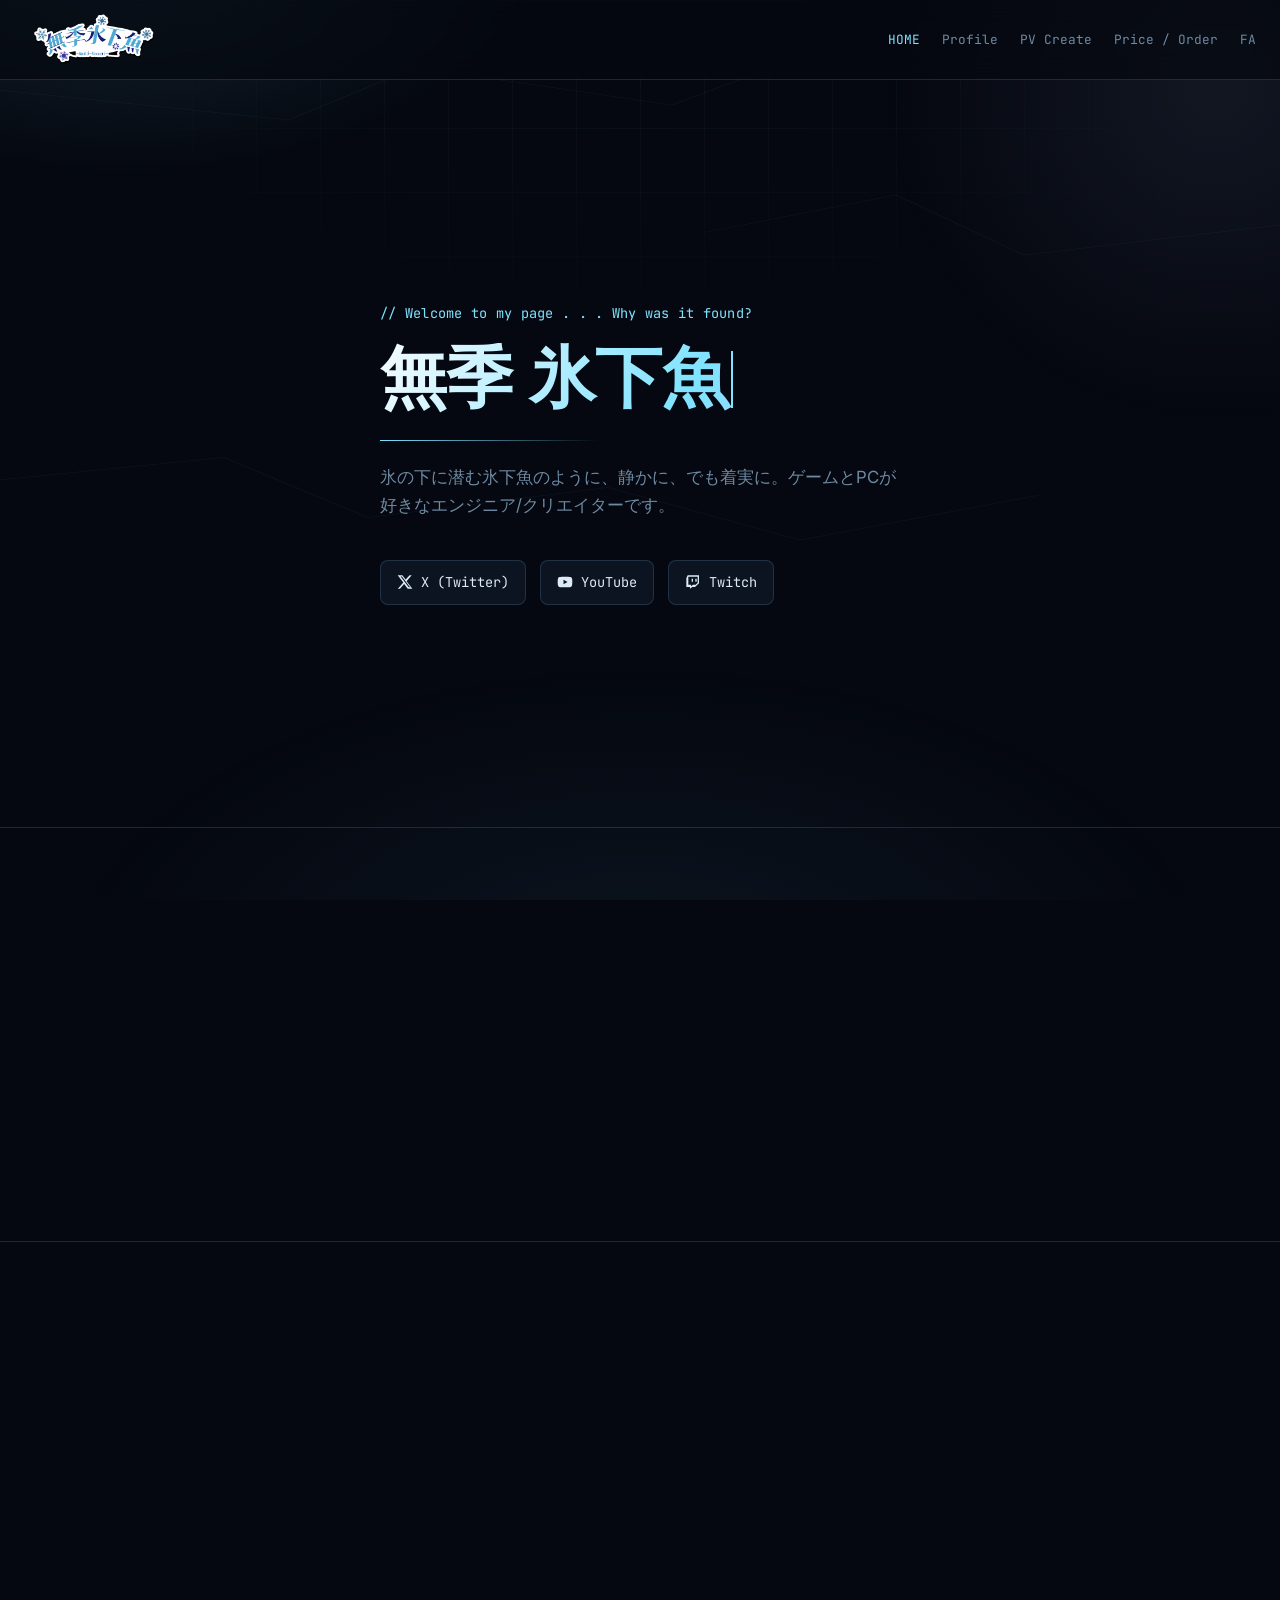
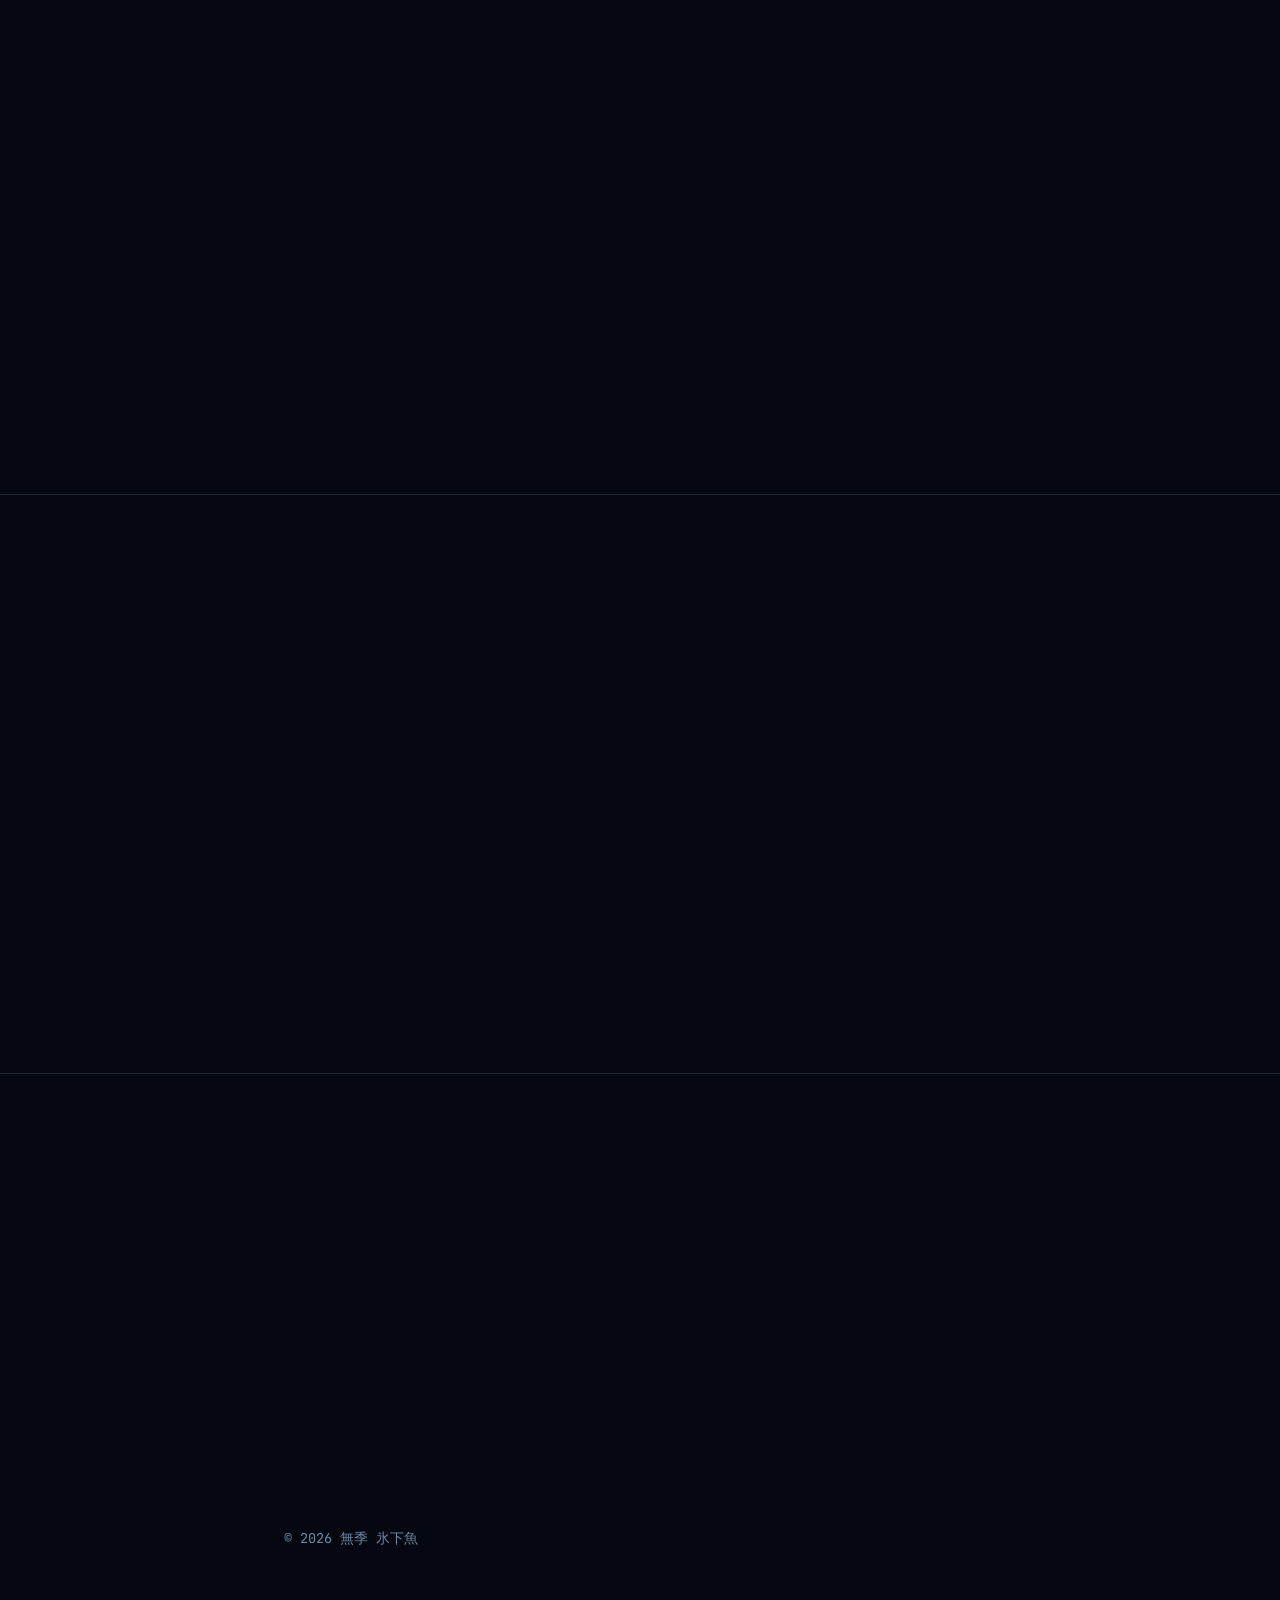
<file: index.html>
<!DOCTYPE html>
<html lang="ja">

<head>
  <meta charset="UTF-8">
  <meta name="viewport" content="width=device-width, initial-scale=1">
  <title>無季 氷下魚 | HOME</title>
  <link rel="preconnect" href="https://fonts.googleapis.com">
  <link rel="preconnect" href="https://fonts.gstatic.com" crossorigin>
  <link
    href="https://fonts.googleapis.com/css2?family=Space+Grotesk:wght@500;700&family=Inter:wght@400;500;600&family=JetBrains+Mono:wght@400;600&display=swap"
    rel="stylesheet">
  <link rel="stylesheet" href="css/style.css">
</head>

<body>

  <div id="bg-glow"></div>
  <div id="grid"></div>
  <div id="cracks">
    <svg viewBox="0 0 800 1200" preserveAspectRatio="none">
      <path d="M0 120 L180 160 L260 90 L420 140 L520 60" />
      <path d="M0 640 L140 610 L230 690 L380 650 L500 720 L650 660" />
      <path d="M800 300 L640 340 L560 260 L440 310" />
    </svg>
  </div>

  <header id="site-nav">
    <img class="nav-logo" src="images/無季 氷下魚.png" alt="無季 氷下魚 ロゴ">
    <nav class="nav-links">
      <a href="index.html" class="active">HOME</a>
      <a href="profile.html">Profile</a>
      <a href="pvcreate.html">PV Create</a>
      <a href="pv-price.html">Price / Order</a>
      <a href="fa.html">FA</a>
    </nav>
  </header>

  <!-- ============ HERO ============ -->
  <section id="hero">
    <div class="wrap reveal">
      <div class="eyebrow">// Welcome to my page . . . Why was it found?</div>
      <h1>無季 氷下魚<span class="typecursor"></span></h1>
      <div class="frost-line"></div>
      <p class="tagline">氷の下に潜む氷下魚のように、静かに、でも着実に。ゲームとPCが好きなエンジニア/クリエイターです。</p>
      <div class="social-row">
        <a class="social-btn" href="https://x.com/MukikomaiT" target="_blank" rel="noopener">
          <svg viewBox="0 0 24 24">
            <path
              d="M18.9 2H22l-7.6 8.7L23 22h-6.9l-5.4-6.9L4.4 22H1.3l8.2-9.4L1 2h7l4.9 6.3L18.9 2Zm-1.2 18h1.9L7.4 3.9H5.4L17.7 20Z" />
          </svg>
          X (Twitter)
        </a>
        <a class="social-btn" href="https://youtube.com/@mukikomaiT" target="_blank" rel="noopener">
          <svg viewBox="0 0 24 24">
            <path
              d="M23 12s0-3.6-.5-5.3a3 3 0 0 0-2.1-2.1C18.7 4 12 4 12 4s-6.7 0-8.4.6A3 3 0 0 0 1.5 6.7C1 8.4 1 12 1 12s0 3.6.5 5.3a3 3 0 0 0 2.1 2.1C5.3 20 12 20 12 20s6.7 0 8.4-.6a3 3 0 0 0 2.1-2.1C23 15.6 23 12 23 12ZM9.8 15.5V8.5l6 3.5-6 3.5Z" />
          </svg>
          YouTube
        </a>
        <a class="social-btn" href="https://twitch.tv/mukikomai_t" target="_blank" rel="noopener">
          <svg viewBox="0 0 24 24">
            <path d="M4 2 2 6.5v13h5.5V22l3.5-2.5h4L21 14V2H4Zm15 11-3 3h-4l-3 2.5V16H5V4h14v9Z" />
            <path d="M15.5 7h2v4.5h-2V7ZM10 7h2v4.5h-2V7Z" />
          </svg>
          Twitch
        </a>
      </div>
    </div>
  </section>

  <!-- ============ ABOUT ============ -->
  <section id="about">
    <div class="wrap reveal">
      <h2><span class="no">01</span>About</h2>
      <p>はじめまして、無季 氷下魚です。普段はVtuberとして活動しながら、空いた時間はほぼPCの前で過ごしています。ゲームだけでなく自作PCや配信環境をいじるのも好きで、このページも試行錯誤しながら少しずつ作っています。
      </p>
      <p>ここでは自己紹介や今使っているPCのスペック、遊んできたゲームなどをまとめています。気になったことがあれば下記のSNSから気軽に連絡してください。</p>
    </div>
  </section>

  <!-- ============ SETUP ============ -->
  <section id="setup">
    <div class="wrap reveal">
      <h2><span class="no">02</span>My Setup</h2>
      <div class="spec">
        <div class="spec-row"><span class="label">CPU</span><span class="value">AMD Ryzen 7 7700 8-Core Processor</span>
        </div>
        <div class="bar-track">
          <div class="bar-fill" style="--pct:82%"></div>
        </div>
      </div>
      <div class="spec">
        <div class="spec-row"><span class="label">GPU</span><span class="value">NVIDIA GeForce RTX 5070</span></div>
        <div class="bar-track">
          <div class="bar-fill" style="--pct:92%"></div>
        </div>
      </div>
      <div class="spec">
        <div class="spec-row"><span class="label">RAM</span><span class="value">32GB</span></div>
        <div class="bar-track">
          <div class="bar-fill" style="--pct:65%"></div>
        </div>
      </div>
      <div class="spec">
        <div class="spec-row"><span class="label">SSD</span><span class="value">2TB</span></div>
        <div class="bar-track">
          <div class="bar-fill" style="--pct:60%"></div>
        </div>
      </div>
      <div class="spec">
        <div class="spec-row"><span class="label">HDD</span><span class="value">2TB</span></div>
        <div class="bar-track">
          <div class="bar-fill" style="--pct:40%"></div>
        </div>
      </div>
    </div>
  </section>

  <!-- ============ GAMES ============ -->
  <!-- ここを編集: 各カードの src="images/games/○○" を実際の画像パスに差し替えてください。 -->
  <section id="games">
    <div class="wrap reveal">
      <h2><span class="no">03</span>Games I've Played</h2>
      <div class="game-grid">
        <div class="game-card">
          <img src="images/games/Minecraft.png" alt="Minecraft" loading="lazy" onerror="this.remove()">
          <div class="title">Minecraft</div>
        </div>
        <div class="game-card">
          <img src="images/games/Apex.webp" alt="Apex Legends" loading="lazy" onerror="this.remove()">
          <div class="title">Apex Legends</div>
        </div>
        <div class="game-card">
          <img src="images/games/Valorant.jpg" alt="VALORANT" loading="lazy" onerror="this.remove()">
          <div class="title">VALORANT</div>
        </div>
        <div class="game-card">
          <img src="images/games/MHWI.jpg" alt="Monster Hunter World: Iceborne" loading="lazy" onerror="this.remove()">
          <div class="title">Monster Hunter World: Iceborne</div>
        </div>
        <div class="game-card">
          <img src="images/games/MHRS.jpg" alt="Monster Hunter Rise: Sunbreak" loading="lazy" onerror="this.remove()">
          <div class="title">Monster Hunter Rise: Sunbreak</div>
        </div>
        <div class="game-card">
          <img src="images/games/MonsterWilds.webp" alt="Monster Hunter Wilds" loading="lazy" onerror="this.remove()">
          <div class="title">Monster Hunter Wilds</div>
        </div>
        <div class="game-card">
          <img src="images/games/7DTD.webp" alt="7 Days to Die" loading="lazy" onerror="this.remove()">
          <div class="title">7 Days to Die</div>
        </div>
        <div class="game-card">
          <img src="images/games/Amongus.jpg" alt="Among Us" loading="lazy" onerror="this.remove()">
          <div class="title">Among Us</div>
        </div>
        <div class="game-card">
          <img src="images/games/REPO.webp" alt="REPO" loading="lazy" onerror="this.remove()">
          <div class="title">REPO</div>
        </div>
        <div class="game-card">
          <img src="images/games/MIMESIS_YT_Thumb.jpg" alt="MIMESIS" loading="lazy" onerror="this.remove()">
          <div class="title">MIMESIS</div>
        </div>
        <div class="game-card">
          <img src="images/games/mettya.jpg" alt="めっちゃカメレオン" loading="lazy" onerror="this.remove()">
          <div class="title">めっちゃカメレオン</div>
        </div>
        <div class="game-card">
          <img src="images/games/OIP.webp" alt="OverCooked2" loading="lazy" onerror="this.remove()">
          <div class="title">OverCooked2</div>
        </div>
        <div class="game-card">
          <img src="images/games/ultimate_chicken_horse_1.jpg" alt="Ultimate Chicken Horse" loading="lazy" onerror="this.remove()">
          <div class="title">Ultimate Chicken Horse</div>
        </div>
      </div>
    </div>
  </section>

  <!-- ============ CHARACTER ============ -->
  <section id="character">
    <div class="wrap reveal">
      <h2><span class="no">04</span>Character & Illustration</h2>

      <div class="character-art">
        <img src="images/character_design.jpeg" alt="キャラクターデザイン">
        <img src="images/illustration.png" alt="イラスト">
        <img src="images/V.jpeg" alt="V体">
      </div>
    </div>
  </section>
    <!-- ============ MARSHMALLOW ============ -->
  <section id="marshmallow">
    <div class="wrap reveal">
      <h2><span class="no">05</span>Marshmallow</h2>

      <p class="lead">
        質問や感想、配信へのメッセージなど、お気軽にどうぞ。
      </p>

      <div class="marshmallow-card">
        <div class="marshmallow-icon">✉</div>

        <div class="marshmallow-content">
          <h3>Send me a message.</h3>
          <p>
            匿名でメッセージを送ることができます。
            質問や感想など、お待ちしています。
          </p>

          <a
            class="marshmallow-btn"
            href="https://marshmallow-qa.com/iazr1wcqgsurjlm?t=NPOV5R&utm_medium=url_text&utm_source=promotion"
            target="_blank"
            rel="noopener noreferrer"
          >
            マシュマロを送る
            <span>↗</span>
          </a>
        </div>
      </div>
    </div>
  </section>

  <!-- ============ CONTACT ============ -->
  <section id="contact">
    <div class="wrap reveal">
      <h2><span class="no">06</span>Contact</h2>
      <p class="lead">お仕事のご相談やコラボのお誘いなど、お気軽にどうぞ。</p>
      <div class="contact-grid">
        <a class="contact-card" href="https://x.com/MukikomaiT" target="_blank" rel="noopener">
          <div class="plat">X (Twitter)</div>
          <div class="handle">@MukikomaiT</div>
        </a>
        <a class="contact-card" href="https://youtube.com/@mukikomaiT" target="_blank" rel="noopener">
          <div class="plat">YouTube</div>
          <div class="handle">@mukikomaiT</div>
        </a>
        <a class="contact-card" href="https://twitch.tv/mukikomai_t" target="_blank" rel="noopener">
          <div class="plat">Twitch</div>
          <div class="handle">mukikomai_t</div>
        </a>
      </div>
    </div>
    
  </section>
  

  <footer>
    <div class="wrap">© 2026 無季 氷下魚</div>
  </footer>

  <script src="js/main.js" defer></script>
</body>

</html>
</file>
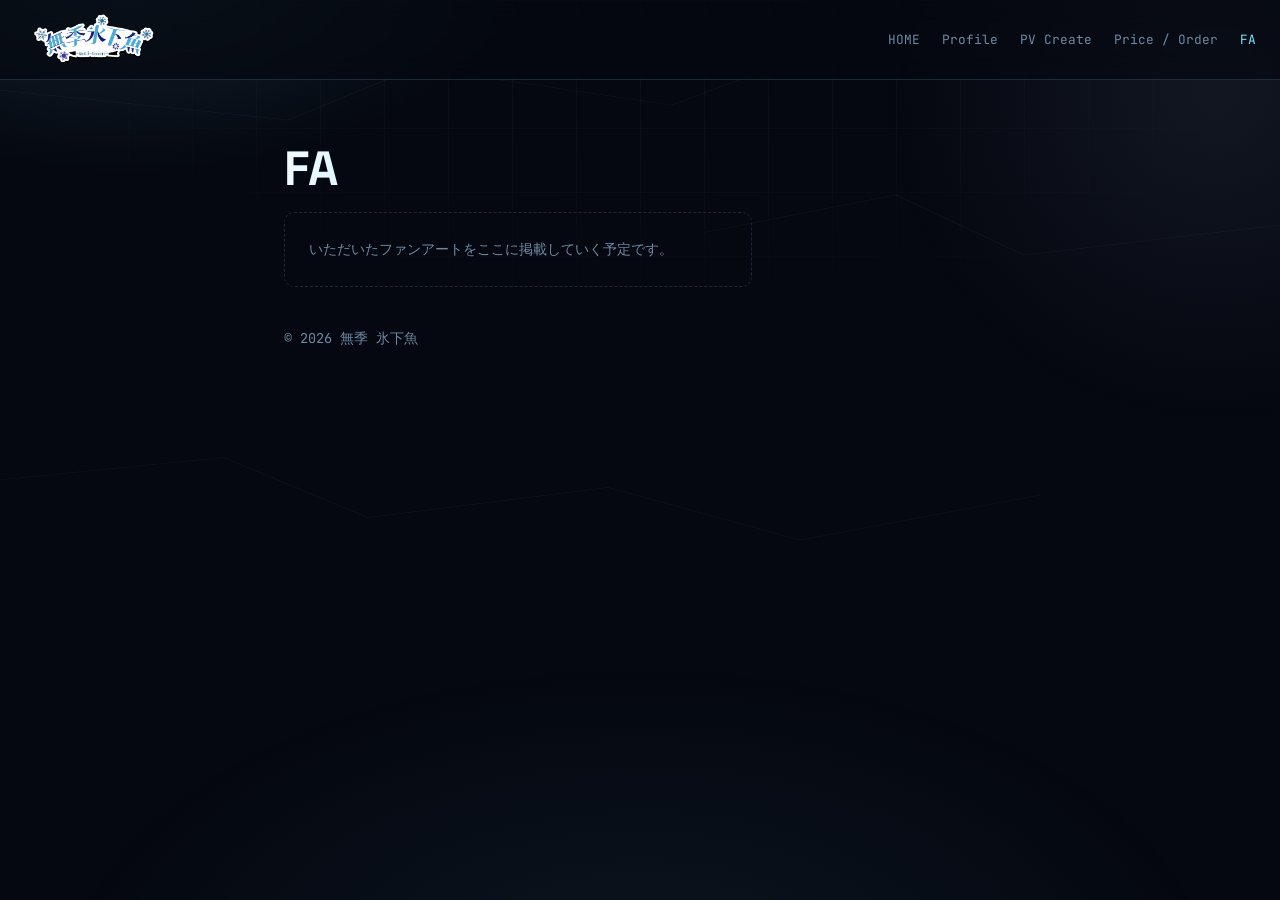
<file: fa.html>
<!DOCTYPE html>
<html lang="ja">
<head>
<meta charset="UTF-8">
<meta name="viewport" content="width=device-width, initial-scale=1">
<title>無季 氷下魚 | FA</title>
<link rel="preconnect" href="https://fonts.googleapis.com">
<link rel="preconnect" href="https://fonts.gstatic.com" crossorigin>
<link href="https://fonts.googleapis.com/css2?family=Space+Grotesk:wght@500;700&family=Inter:wght@400;500;600&family=JetBrains+Mono:wght@400;600&display=swap" rel="stylesheet">
<link rel="stylesheet" href="css/style.css">
</head>
<body>

<div id="bg-glow"></div>
<div id="grid"></div>
<div id="cracks">
  <svg viewBox="0 0 800 1200" preserveAspectRatio="none">
    <path d="M0 120 L180 160 L260 90 L420 140 L520 60"/>
    <path d="M0 640 L140 610 L230 690 L380 650 L500 720 L650 660"/>
    <path d="M800 300 L640 340 L560 260 L440 310"/>
  </svg>
</div>

<header id="site-nav">
  <img class="nav-logo" src="images/無季 氷下魚.png" alt="無季 氷下魚 ロゴ">
  <nav class="nav-links">
    <a href="index.html">HOME</a>
    <a href="profile.html">Profile</a>
    <a href="pvcreate.html">PV Create</a>
      <a href="pv-price.html">Price / Order</a>
    <a href="fa.html" class="active">FA</a>
  </nav>
</header>

<section class="wrap page-head reveal">
  <h1>FA</h1>
  <div class="coming-soon">いただいたファンアートをここに掲載していく予定です。</div>
</section>

<footer>
  <div class="wrap">© 2026 無季 氷下魚</div>
</footer>

<script src="js/main.js" defer></script>
</body>
</html>
</file>
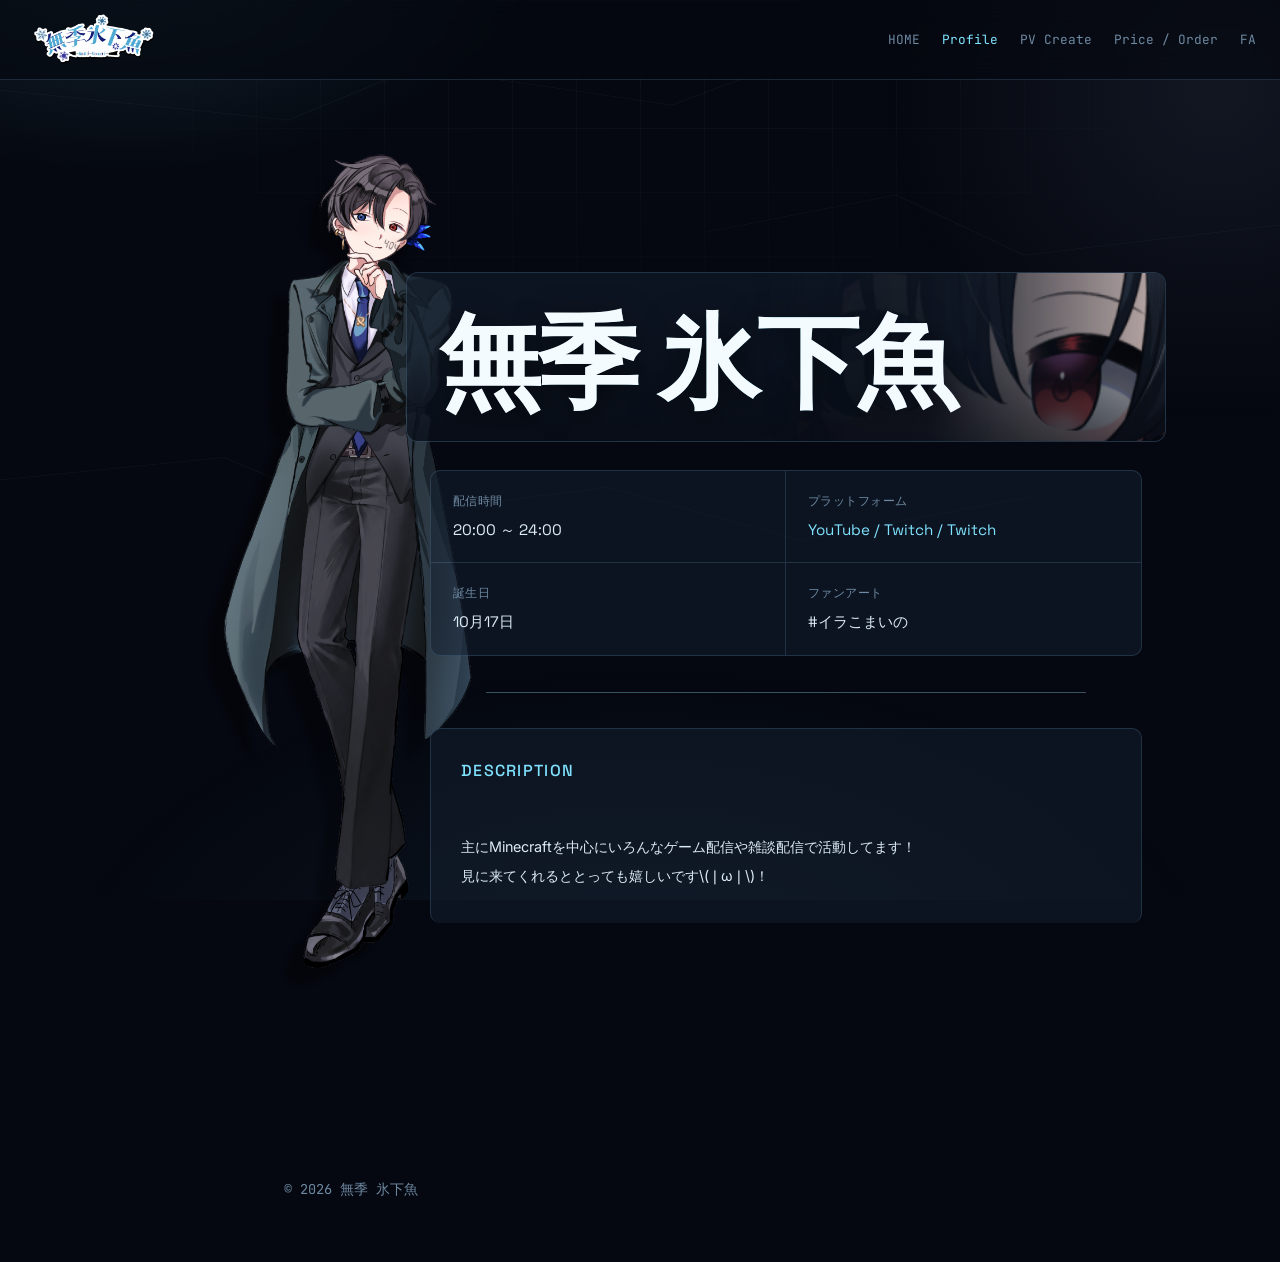
<file: profile.html>
<!DOCTYPE html>
<html lang="ja">

<head>
  <meta charset="UTF-8">
  <meta name="viewport" content="width=device-width, initial-scale=1">
  <title>無季 氷下魚 | Profile</title>
  <link rel="preconnect" href="https://fonts.googleapis.com">
  <link rel="preconnect" href="https://fonts.gstatic.com" crossorigin>
  <link
    href="https://fonts.googleapis.com/css2?family=Space+Grotesk:wght@500;700&family=Inter:wght@400;500;600&family=JetBrains+Mono:wght@400;600&display=swap"
    rel="stylesheet">
  <link rel="stylesheet" href="css/style.css">
</head>

<body>
  <div id="bg-glow"></div>
  <div id="grid"></div>
  <div id="cracks">
    <svg viewBox="0 0 800 1200" preserveAspectRatio="none">
      <path d="M0 120 L180 160 L260 90 L420 140 L520 60" />
      <path d="M0 640 L140 610 L230 690 L380 650 L500 720 L650 660" />
      <path d="M800 300 L640 340 L560 260 L440 310" />
    </svg>
  </div>

  <header id="site-nav">
    <img class="nav-logo" src="images/無季 氷下魚.png" alt="無季 氷下魚 ロゴ">
    <nav class="nav-links">
      <a href="index.html">HOME</a>
      <a href="profile.html" class="active">Profile</a>
      <a href="pvcreate.html">PV Create</a>
      <a href="pv-price.html">Price / Order</a>
      <a href="fa.html">FA</a>
    </nav>
  </header>


  <main class="profile-page">

    <section class="profile-hero">

      <!-- 左：ふよふよ上下する人物画像 -->
      <div class="profile-character-wrap">

        <div class="wrap reveal">
          <img class="profile-character" src="images/illustration.png" alt="プロフィール画像">
        </div>
      </div>

      <!-- 右 -->
      <div class="profile-main">

        <div class="profile-visual">
          <img class="profile-face" src="images/Vpro.png" alt="">
          <h1 class="profile-name">無季 氷下魚</h1>
        </div>

        <!-- 2列×2行 -->
        <div class="wrap reveal">
          <div class="profile-data">

            <div class="profile-data-grid">

              <div class="profile-data-item">
                <span class="profile-label">配信時間</span>
                <span class="profile-value">20:00 ～ 24:00</span>
              </div>

              <div class="profile-data-item">
                <span class="profile-label">プラットフォーム</span>
                <span class="profile-value">
                  <a href="https://www.youtube.com/@mukikomai_t" target="_blank" rel="noopener">YouTube</a><a> / </a>
                  <a href="https://twitch.tv/mukikomai_t" target="_blank" rel="noopener">Twitch</a><a> / </a>
                  <a href="https://twitcasting.tv/g:111551519392213336703" target="_blank" rel="noopener">Twitch</a>
                </span>
              </div>

              <div class="profile-data-item">
                <span class="profile-label">誕生日</span>
                <span class="profile-value">10月17日</span>
              </div>

              <div class="profile-data-item">
                <span class="profile-label">ファンアート</span>
                <span class="profile-value">#イラこまいの</span>
              </div>
            </div>

          </div>
        </div>

        <!-- 棒 -->
        <div class="wrap reveal">
          <div class="description-divider"></div>
        </div>

        <!-- DESCRIPTION -->
        <div class="wrap reveal">
          <section class="description-box">
            <h2 class="description-title">DESCRIPTION</h2>

            <p class="description-text">
              主にMinecraftを中心にいろんなゲーム配信や雑談配信で活動してます！
              見に来てくれるととっても嬉しいです\(❘ω❘\)！
            </p>
          </section>
        </div>
      </div>
    </section>

  </main>

  <footer>
    <div class="wrap">© 2026 無季 氷下魚</div>
  </footer>

  <script src="js/main.js" defer></script>
</body>

</html>
</file>
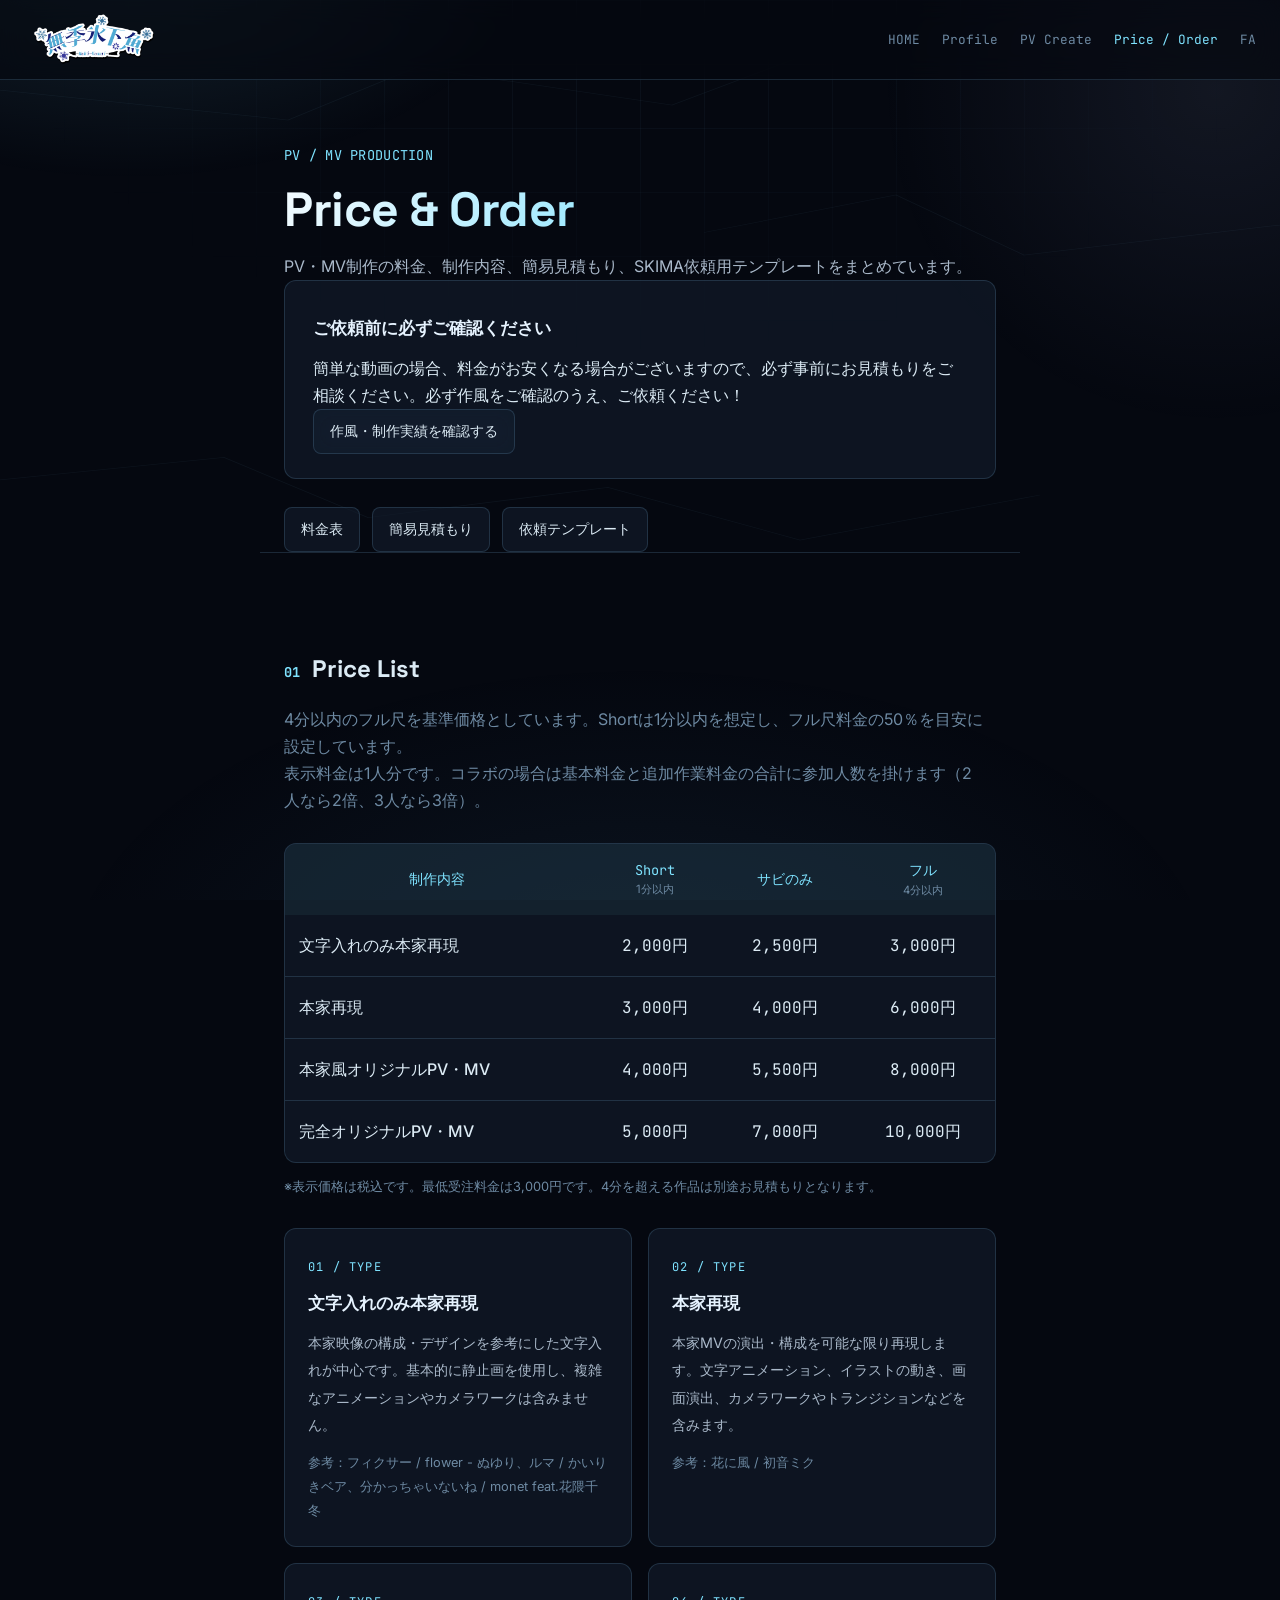
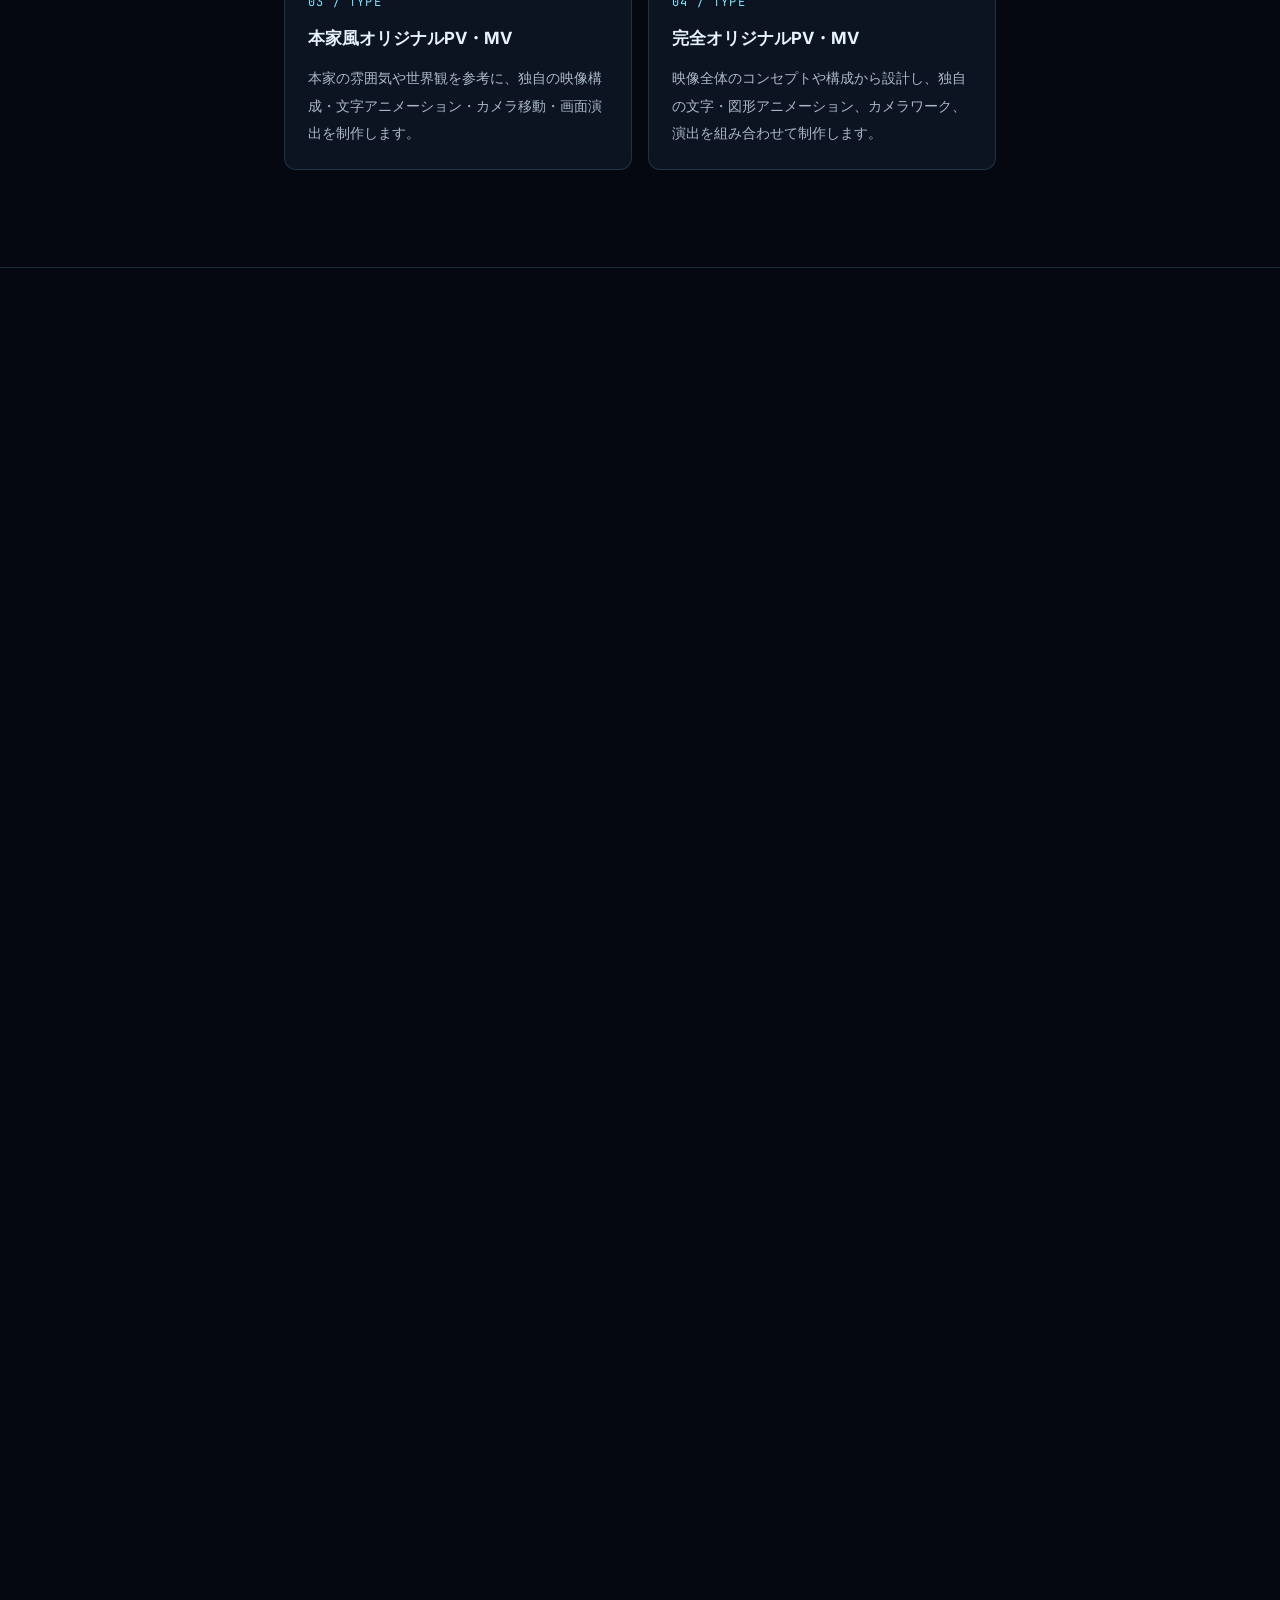
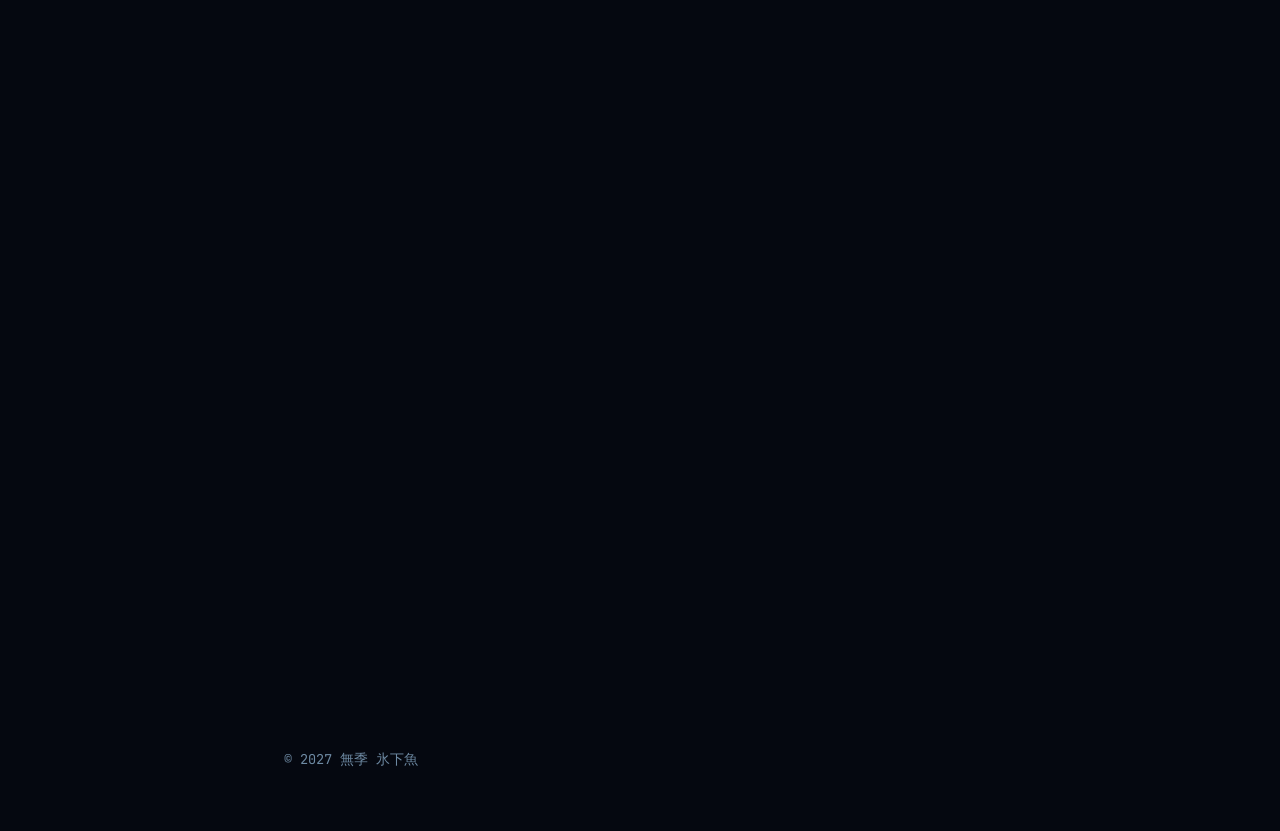
<file: pv-price.html>
<!DOCTYPE html>
<html lang="ja">
<head>
  <meta charset="UTF-8">
  <meta name="viewport" content="width=device-width, initial-scale=1">
  <meta name="description" content="無季 氷下魚のPV・MV制作料金、簡易見積もり、SKIMA依頼テンプレート">
  <title>無季 氷下魚 | PV Price & Order</title>
  <link rel="preconnect" href="https://fonts.googleapis.com">
  <link rel="preconnect" href="https://fonts.gstatic.com" crossorigin>
  <link href="https://fonts.googleapis.com/css2?family=Space+Grotesk:wght@500;700&family=Inter:wght@400;500;600&family=JetBrains+Mono:wght@400;600&display=swap" rel="stylesheet">
  <link rel="stylesheet" href="css/style.css">
</head>
<body>
  <div id="bg-glow"></div><div id="grid"></div>
  <div id="cracks"><svg viewBox="0 0 800 1200" preserveAspectRatio="none">
    <path d="M0 120 L180 160 L260 90 L420 140 L520 60" />
    <path d="M0 640 L140 610 L230 690 L380 650 L500 720 L650 660" />
    <path d="M800 300 L640 340 L560 260 L440 310" />
  </svg></div>
  <header id="site-nav">
    <img class="nav-logo" src="images/無季 氷下魚.png" alt="無季 氷下魚 ロゴ">
    <nav class="nav-links">
      <a href="index.html">HOME</a><a href="profile.html">Profile</a>
      <a href="pvcreate.html">PV Create</a><a href="pv-price.html" class="active">Price / Order</a><a href="fa.html">FA</a>
    </nav>
  </header>

  <main>
    <section class="wrap page-head reveal">
      <p class="eyebrow">PV / MV PRODUCTION</p><h1>Price & Order</h1>
      <p class="page-description">PV・MV制作の料金、制作内容、簡易見積もり、SKIMA依頼用テンプレートをまとめています。</p>
      <div class="guide-box" role="note"><h3>ご依頼前に必ずご確認ください</h3><p>簡単な動画の場合、料金がお安くなる場合がございますので、必ず事前にお見積もりをご相談ください。必ず作風をご確認のうえ、ご依頼ください！</p><a class="social-btn" href="pvcreate.html">作風・制作実績を確認する</a></div><div class="price-jump"><a class="social-btn" href="#price-list">料金表</a><a class="social-btn" href="#estimator">簡易見積もり</a><a class="social-btn" href="#request-template">依頼テンプレート</a></div>
    </section>

    <section id="price-list"><div class="wrap reveal">
      <h2><span class="no">01</span>Price List</h2>
      <p class="section-lead">4分以内のフル尺を基準価格としています。Shortは1分以内を想定し、フル尺料金の50％を目安に設定しています。<br> 表示料金は1人分です。コラボの場合は基本料金と追加作業料金の合計に参加人数を掛けます（2人なら2倍、3人なら3倍）。</p>
      <div class="table-scroll"><table class="price-table">
        <thead><tr><th>制作内容</th><th>Short<br><small>1分以内</small></th><th>サビのみ</th><th>フル<br><small>4分以内</small></th></tr></thead>
        <tbody>
          <tr><th>文字入れのみ本家再現</th><td>2,000円</td><td>2,500円</td><td>3,000円</td></tr>
          <tr><th>本家再現</th><td>3,000円</td><td>4,000円</td><td>6,000円</td></tr>
          <tr><th>本家風オリジナルPV・MV</th><td>4,000円</td><td>5,500円</td><td>8,000円</td></tr>
          <tr><th>完全オリジナルPV・MV</th><td>5,000円</td><td>7,000円</td><td>10,000円</td></tr>
        </tbody></table></div>
      <p class="fine-print">※表示価格は税込です。最低受注料金は3,000円です。4分を超える作品は別途お見積もりとなります。</p>
      <div class="description-grid">
        <article class="description-card"><span class="tier-no">01 / TYPE</span><h3>文字入れのみ本家再現</h3><p>本家映像の構成・デザインを参考にした文字入れが中心です。基本的に静止画を使用し、複雑なアニメーションやカメラワークは含みません。</p><p class="examples">参考：フィクサー / flower - ぬゆり、ルマ / かいりきベア、分かっちゃいないね / monet feat.花隈千冬</p></article>
        <article class="description-card"><span class="tier-no">02 / TYPE</span><h3>本家再現</h3><p>本家MVの演出・構成を可能な限り再現します。文字アニメーション、イラストの動き、画面演出、カメラワークやトランジションなどを含みます。</p><p class="examples">参考：花に風 / 初音ミク</p></article>
        <article class="description-card"><span class="tier-no">03 / TYPE</span><h3>本家風オリジナルPV・MV</h3><p>本家の雰囲気や世界観を参考に、独自の映像構成・文字アニメーション・カメラ移動・画面演出を制作します。</p></article>
        <article class="description-card"><span class="tier-no">04 / TYPE</span><h3>完全オリジナルPV・MV</h3><p>映像全体のコンセプトや構成から設計し、独自の文字・図形アニメーション、カメラワーク、演出を組み合わせて制作します。</p></article>
      </div>
    </div></section>

    <section id="estimator"><div class="wrap reveal">
      <h2><span class="no">02</span>Estimate</h2>
      <p class="section-lead">制作内容やオプションを選択すると、概算料金を自動計算します。正式な料金は依頼内容を確認したうえで決定します。<br>計算式：((基本料金 ＋ 追加作業料金) × 参加人数 ＋ 修正料金) × 短納期補正</p>
      <div class="estimate-layout">
        <div class="estimate-panel">
          <fieldset class="estimate-field"><legend>制作内容</legend><div class="choice-list">
            <label class="choice"><input type="radio" name="quality" value="文字入れのみ本家再現" checked><span>文字入れのみ本家再現</span></label>
            <label class="choice"><input type="radio" name="quality" value="本家再現"><span>本家再現</span></label>
            <label class="choice"><input type="radio" name="quality" value="本家風オリジナルPV・MV"><span>本家風オリジナルPV・MV</span></label>
            <label class="choice"><input type="radio" name="quality" value="完全オリジナルPV・MV"><span>完全オリジナルPV・MV</span></label>
          </div></fieldset>
          <fieldset class="estimate-field"><legend>動画の長さ</legend><div class="choice-list compact">
            <label class="choice"><input type="radio" name="length" value="short" checked><span>Short（1分以内）</span></label>
            <label class="choice"><input type="radio" name="length" value="chorus"><span>サビのみ</span></label>
            <label class="choice"><input type="radio" name="length" value="full"><span>フル（4分以内）</span></label>
          </div></fieldset>
          <fieldset class="estimate-field"><legend>参加人数（コラボ）</legend><label class="field-label" for="participant-count">動画に参加する人数</label><input id="participant-count" class="number-input" type="number" min="1" max="100" step="1" value="1"><p class="fine-print">（基本料金 ＋ 追加作業料金）× 人数。簡単な動画は減額できる場合があります。</p></fieldset><fieldset class="estimate-field"><legend>追加作業 <small>必要なものを選択</small></legend><div class="choice-list">
            <label class="choice"><input type="checkbox" class="addon" value="1000" data-label="素材加工・調整"><span>素材加工・調整 <b>+1,000円</b></span></label>
            <label class="choice"><input type="checkbox" class="addon" value="2000" data-label="差分の補完・加工"><span>差分の補完・加工 <b>+2,000円</b></span></label>
            <label class="choice"><input type="checkbox" class="addon" value="3000" data-label="特殊なエフェクト・演出"><span>特殊なエフェクト・演出 <b>+3,000円</b></span></label>
            <label class="choice"><input type="checkbox" class="addon" value="1000" data-label="その他追加作業"><span>その他追加作業 <b>+1,000円～</b></span></label>
          </div><p class="fine-print">追加料金は作業内容に応じて1,000～5,000円を目安に個別見積もりします。上記は概算用の仮設定です。</p></fieldset>
          <fieldset class="estimate-field"><legend>修正回数超過</legend><label class="field-label" for="extra-revisions">無料4回を超える修正回数</label><input id="extra-revisions" class="number-input" type="number" min="0" max="99" value="0"><p class="fine-print">5回目以降、1回につき500円。制作者側のミスによる修正は含みません。</p></fieldset>
          <fieldset class="estimate-field"><legend>納期</legend><label class="choice"><input type="checkbox" id="rush"><span>21日以内の短納期対応（最終見積金額の1.5倍）</span></label><p class="fine-print">通常納期は1～2か月程度です。短納期は学業との両立の都合上、お受けできない場合があります。</p></fieldset>
        </div>
        <aside class="estimate-result" aria-live="polite"><span class="result-label">ESTIMATED TOTAL</span><div id="estimate-total" class="estimate-total">3,000円</div>
          <dl class="estimate-breakdown"><div><dt>基本料金（人数分）</dt><dd id="estimate-base">3,000円</dd></div><div><dt>参加人数</dt><dd id="estimate-people">1人</dd></div><div><dt>追加作業（人数分）</dt><dd id="estimate-addons">0円</dd></div><div><dt>修正回数超過</dt><dd id="estimate-revisions">0円</dd></div><div><dt>短納期補正</dt><dd id="estimate-rush">なし</dd></div></dl>
          <p id="estimate-note" class="estimate-note">概算金額です。正式な見積もりとは異なる場合があります。</p>
          <button type="button" class="primary-btn" id="apply-estimate">この内容を依頼テンプレートに反映</button>
        </aside>
      </div>
    </div></section>

    <section id="order-guide"><div class="wrap reveal">
      <h2><span class="no">03</span>Order Guide</h2>
      <div class="guide-box"><h3>ご用意いただく素材</h3><ul><li>歌ってみたの音声素材</li><li>イラスト素材（レイヤー分け済み）</li><li>任意：コンセプト、世界観、希望する演出・表現、参考MV・PV、使用したいフォントや色彩</li></ul></div>
      <div class="notice-list">
        <article><h3>差分素材について</h3><p>イラストに表情・ポーズなどの差分がない場合、映像表現に制限が生じる可能性があります。素材の加工や追加作業が必要な場合は、追加料金をご相談します。ただし「文字入れのみ本家再現」は対象外です。</p></article>
        <article><h3>レイヤー分けについて</h3><p>レイヤー分けされていない完全な1枚絵の場合、映像表現に著しい制限が生じます。そのため、制作内容によってはご依頼をお受けできない場合があります。</p></article>
        <article><h3>3D映像について</h3><p>完全3Dによる立体的な映像制作には対応しておりません。完全3D映像をご希望の場合は、専門の制作サービス等をご利用ください。</p></article>
      </div>
      <div class="guide-box"><h3>納期・修正について</h3><ul><li>通常の制作期間は1～2か月程度です。</li><li>21日以内の短納期対応は、最終見積金額の1.5倍となります。制作状況によってはお受けできません。</li><li>修正は4回まで無料、5回目以降は1回につき500円です。</li><li>制作者側の確認不足・編集ミスなど、こちらに原因がある修正は回数に含みません。</li><li>制作内容の大幅な変更は、追加料金をご相談する場合があります。</li></ul></div>
    </div></section>

    <section id="request-template"><div class="wrap reveal">
      <h2><span class="no">04</span>SKIMA Request Template</h2>
      <p class="section-lead">必要事項を入力し、「依頼文を作成」からSKIMAに送る文章を生成できます。簡易見積もりの内容も反映できます。</p>
      <div class="template-panel">
        <div class="template-grid">
          <label>依頼者名・活動名<input id="client-name" type="text" placeholder="例：〇〇"></label>
          <label>希望納期<input id="desired-deadline" type="text" placeholder="例：○月○日まで／通常納期でOK"></label>
          <label>楽曲名・アーティスト<input id="song-title" type="text" placeholder="例：楽曲名 / アーティスト名"></label>
          <label>共通・MIX済み音源URL（任意）<input id="audio-url" type="url" placeholder="共通音源の共有URL"></label>
          <div class="full-field"><h3>参加者情報</h3><p class="fine-print">簡易見積もりで選択した人数分の入力欄が表示されます。</p><div id="participant-fields" class="template-grid"></div></div>
          <label>参考MV・PV URL<input id="reference-url" type="url" placeholder="参考映像のURL"></label>
          <label class="full-field">希望するコンセプト・世界観<textarea id="concept" rows="3" placeholder="作品の雰囲気、色味、伝えたいことなど"></textarea></label>
          <label class="full-field">希望する演出・表現<textarea id="direction" rows="3" placeholder="文字の動き、カメラワーク、入れたい演出など"></textarea></label>
          <label class="full-field">その他・補足<textarea id="other-notes" rows="3" placeholder="素材のレイヤー分け・差分の有無、相談事項など"></textarea></label>
        </div>
        <div class="template-actions">
          <button type="button" class="primary-btn" id="generate-template">依頼文を作成</button>
          <button type="button" class="secondary-btn" id="copy-template">文章をコピー</button>
          <a href="https://skima.jp/item/detail?item_id=367957&sh=s0ylTvt" target="_blank" rel="noopener noreferrer" class="secondary-btn">SKIMAで依頼</a>
        </div>
        <label class="output-label" for="template-output">SKIMA送信用の文章</label><textarea id="template-output" rows="18" placeholder="「依頼文を作成」を押すと、ここに文章が生成されます。"></textarea>
        <p id="copy-status" class="fine-print" role="status"></p>
      </div>
      <p class="skima-note"><strong>簡単な動画の場合、料金がお安くなる場合がございますので、必ず事前にお見積もりをご相談ください。必ず作風をご確認のうえ、ご依頼ください！</strong></p><p class="skima-note">生成した文章を確認・編集してから、SKIMAのメッセージ欄へ貼り付けてください。</p>
    </div></section>
  </main>
  <footer><div class="wrap">© 2027 無季 氷下魚</div></footer>
  <script src="js/main.js" defer></script>
</body>
</html>
</file>
<file: css/style.css>
:root {
  --bg: #050810;
  --surface: rgba(20, 32, 48, .55);
  --surface-solid: #0c1420;
  --border: rgba(130, 190, 230, .18);
  --border-strong: rgba(130, 190, 230, .4);
  --text: #DCEBF5;
  --muted: #6E8AA3;
  --accent: #7FE3FF;
  --accent-soft: rgba(127, 227, 255, .14);
  --accent-2: #B9C8FF;
  --nav-h: 80px;
}

* {
  box-sizing: border-box;
  margin: 0;
  padding: 0;
}

html {
  scroll-behavior: smooth;
}

body {
  background: var(--bg);
  color: var(--text);
  font-family: 'Inter', sans-serif;
  line-height: 1.7;
  overflow-x: hidden;
  padding-top: var(--nav-h);
  /* 固定ナビの高さ分オフセット */
}

::selection {
  background: var(--accent);
  color: #050810;
}

a {
  color: inherit;
  text-decoration: none;
}

a:focus-visible,
button:focus-visible {
  outline: 2px solid var(--accent);
  outline-offset: 3px;
}

/* ---------- ambient ice background ---------- */
#bg-glow {
  position: fixed;
  inset: 0;
  z-index: -2;
  background:
    radial-gradient(700px 420px at 10% -8%, rgba(127, 227, 255, .14), transparent 60%),
    radial-gradient(560px 560px at 95% 10%, rgba(185, 200, 255, .08), transparent 60%),
    radial-gradient(900px 500px at 50% 110%, rgba(80, 140, 180, .10), transparent 65%);
  pointer-events: none;
}

#grid {
  position: fixed;
  inset: 0;
  z-index: -2;
  opacity: .30;
  background-image: linear-gradient(var(--border) 1px, transparent 1px),
    linear-gradient(90deg, var(--border) 1px, transparent 1px);
  background-size: 64px 64px;
  mask-image: radial-gradient(ellipse 70% 55% at 50% 0%, black 15%, transparent 75%);
}

#cracks {
  position: fixed;
  inset: 0;
  z-index: -1;
  opacity: .5;
  pointer-events: none;
}

#cracks svg {
  width: 100%;
  height: 100%;
}

#cracks path {
  stroke: rgba(160, 220, 255, .10);
  stroke-width: 1;
  fill: none;
}

/* ---------- nav bar (上から降りてくる) ---------- */
#site-nav {
  position: fixed;
  top: 0;
  left: 0;
  right: 0;
  height: var(--nav-h);
  z-index: 100;
  display: flex;
  align-items: center;
  gap: 28px;
  padding: 0 24px;
  background: rgba(5, 8, 16, .65);
  backdrop-filter: blur(14px);
  border-bottom: 1px solid var(--border);
  transform: translateY(-100%);
  animation: navDrop .7s .1s cubic-bezier(.16, 1, .3, 1) forwards;
}

@keyframes navDrop {
  to {
    transform: translateY(0);
  }
}

.nav-logo {
  height: calc(var(--nav-h) - 2px);
  /* バーの上下に8pxずつ余白を残すサイズ */
  width: auto;
  display: block;
  flex-shrink: 0;
}

.nav-links {
  display: flex;
  gap: 22px;
  list-style: none;
  margin-left: auto;
  /* ロゴは左、リンク群は右詰め */
  overflow-x: auto;
  overflow-y: hidden;
  /* overflow-x:autoだけだと縦スクロールバーが出る仕様のための対策 */
}

.nav-links a {
  font-family: 'JetBrains Mono', monospace;
  font-size: .8rem;
  color: var(--muted);
  position: relative;
  padding: 4px 0;
  white-space: nowrap;
  transition: color .2s ease;
}

.nav-links a:hover {
  color: var(--text);
}

.nav-links a.active {
  color: var(--accent);
}

.nav-links a.active::after {
  content: '';
  position: absolute;
  left: 0;
  right: 0;
  bottom: -6px;
  height: 2px;
  background: var(--accent);
}

.wrap {
  max-width: 760px;
  margin: 0 auto;
  padding: 0 24px;
}

section {
  padding: 96px 0;
  border-bottom: 1px solid var(--border);
}

section:last-of-type {
  border-bottom: none;
}

h2 {
  font-family: 'Space Grotesk', sans-serif;
  font-size: 1.5rem;
  margin-bottom: 28px;
  display: flex;
  align-items: baseline;
  gap: 12px;
}

h2 span.no {
  font-family: 'JetBrains Mono', monospace;
  font-size: .85rem;
  color: var(--accent);
}

/* ---------- reveal-on-scroll ---------- */
.reveal {
  opacity: 0;
  filter: blur(4px);
  transform: translateY(30px);
  transition: opacity 1.1s cubic-bezier(.16, 1, .3, 1),
    filter 1.1s cubic-bezier(.16, 1, .3, 1),
    transform 1.1s cubic-bezier(.16, 1, .3, 1);
  will-change: opacity, transform, filter;
}

.reveal.in-view {
  opacity: 1;
  filter: blur(0);
  transform: translateY(0);
}

/* ---------- hero ---------- */
#hero {
  min-height: calc(92vh - var(--nav-h));
  display: flex;
  flex-direction: column;
  justify-content: center;
  border-bottom: 1px solid var(--border);
  position: relative;
}

.eyebrow {
  font-family: 'JetBrains Mono', monospace;
  color: var(--accent);
  font-size: .85rem;
  letter-spacing: .02em;
  margin-bottom: 18px;
}

h1 {
  font-family: 'Space Grotesk', sans-serif;
  font-weight: 700;
  font-size: clamp(2.4rem, 7vw, 4.2rem);
  line-height: 1.05;
  letter-spacing: -.01em;
  background: linear-gradient(120deg, #F4FBFF 0%, var(--accent) 60%, var(--accent-2) 100%);
  -webkit-background-clip: text;
  background-clip: text;
  color: transparent;
}

.frost-line {
  height: 1px;
  width: 0;
  margin-top: 26px;
  background: linear-gradient(90deg, var(--accent), transparent);
  animation: draw 1.1s .55s cubic-bezier(.16, 1, .3, 1) forwards;
}

#hero .tagline {
  margin-top: 22px;
  font-size: 1.05rem;
  color: var(--muted);
  max-width: 520px;
}

.typecursor {
  display: inline-block;
  width: 2px;
  height: .85em;
  background: var(--accent);
  margin-left: 3px;
  vertical-align: -.1em;
  animation: blink 1s step-end infinite;
}

.social-row {
  margin-top: 40px;
  display: flex;
  gap: 14px;
  flex-wrap: wrap;
}

.social-btn {
  display: inline-flex;
  align-items: center;
  gap: 8px;
  padding: 10px 16px;
  border: 1px solid var(--border);
  border-radius: 8px;
  font-family: 'JetBrains Mono', monospace;
  font-size: .85rem;
  background: var(--surface);
  backdrop-filter: blur(10px);
  transition: border-color .2s ease, transform .2s ease, background .2s ease;
}

.social-btn:hover {
  border-color: var(--accent);
  background: var(--accent-soft);
  transform: translateY(-2px);
}

.social-btn svg {
  width: 16px;
  height: 16px;
  fill: currentColor;
}

@keyframes draw {
  to {
    width: 220px;
  }
}

@keyframes blink {
  50% {
    opacity: 0;
  }
}

/* ---------- about ---------- */
#about p {
  color: var(--text);
  max-width: 64ch;
}

#about p+p {
  margin-top: 16px;
}

/* ---------- setup ---------- */
.spec {
  margin-bottom: 20px;
}

.spec-row {
  display: flex;
  justify-content: space-between;
  align-items: baseline;
  font-family: 'JetBrains Mono', monospace;
  font-size: .9rem;
  margin-bottom: 8px;
}

.spec-row .label {
  color: var(--muted);
}

.spec-row .value {
  color: var(--text);
}

.bar-track {
  height: 6px;
  border-radius: 3px;
  background: var(--surface-solid);
  overflow: hidden;
  border: 1px solid var(--border);
}

.bar-fill {
  height: 100%;
  background: linear-gradient(90deg, var(--accent), var(--accent-2));
  border-radius: 3px;
  width: 0;
  transition: width 1.1s cubic-bezier(.16, 1, .3, 1);
}

.bar-fill.in-view {
  width: var(--pct);
}

/* ---------- games grid ---------- */
.game-grid {
  display: grid;
  grid-template-columns: repeat(auto-fill, minmax(140px, 1fr));
  gap: 14px;
}

.game-card {
  position: relative;
  aspect-ratio: 3/4;
  border-radius: 10px;
  overflow: hidden;
  border: 1px solid var(--border);
  background: linear-gradient(160deg, var(--surface-solid), #0a1220);
  transition: border-color .2s ease, transform .2s ease;
}

.game-card:hover {
  border-color: var(--accent);
  transform: translateY(-4px);
}

.game-card img {
  width: 100%;
  height: 100%;
  object-fit: cover;
  display: block;
}

.game-card .title {
  position: absolute;
  left: 0;
  right: 0;
  bottom: 0;
  padding: 10px 12px;
  font-family: 'JetBrains Mono', monospace;
  font-size: .76rem;
  line-height: 1.35;
  color: var(--text);
  background: linear-gradient(0deg, rgba(5, 8, 16, .92) 20%, rgba(5, 8, 16, 0));
}

/* ---------- character & illustration ---------- */
#character {
  text-align: center;
}

.character-art {
  margin-top: 40px;
}

.character-art img {
  display: block;
  width: 100%;
  max-width: 680px;
  height: auto;
  margin: 0 auto 80px;
  border-radius: 12px;
}

.character-art img:last-child {
  margin-bottom: 0;
}

/* ---------- contact ---------- */
#contact .lead {
  color: var(--muted);
  margin-bottom: 28px;
  max-width: 52ch;
}

.contact-grid {
  display: grid;
  grid-template-columns: 1fr 1fr 1fr;
  gap: 14px;
}

.contact-card {
  padding: 20px;
  border: 1px solid var(--border);
  border-radius: 10px;
  background: var(--surface);
  backdrop-filter: blur(10px);
  transition: border-color .2s ease, transform .2s ease, background .2s ease;
}

.contact-card:hover {
  border-color: var(--accent);
  background: var(--accent-soft);
  transform: translateY(-3px);
}

.contact-card .plat {
  font-family: 'JetBrains Mono', monospace;
  color: var(--accent);
  font-size: .8rem;
  margin-bottom: 6px;
}

.contact-card .handle {
  font-family: 'Space Grotesk', sans-serif;
  font-size: 1rem;
}

/* ---------- generic placeholder page content ---------- */
.page-head {
  padding-top: 64px;
}

.page-head h1 {
  font-size: clamp(2rem, 6vw, 3rem);
}

.coming-soon {
  margin-top: 18px;
  color: var(--muted);
  font-family: 'JetBrains Mono', monospace;
  font-size: .9rem;
  border: 1px dashed var(--border);
  border-radius: 10px;
  padding: 24px;
  max-width: 52ch;
}

footer {
  padding: 40px 0 60px;
  text-align: left;
  color: var(--muted);
  font-size: .85rem;
  font-family: 'JetBrains Mono', monospace;
}



/* ---------- profile ---------- */

.profile-page{
  max-width:1100px;
  margin:0 auto;
  padding:96px 24px 120px;
}

.profile-hero{
  position:relative;
  display:block;
  min-height:720px;
}

/* ---------- 左：ふよふよする人物 ---------- */

.profile-character-wrap{
  position:absolute;
  z-index:1;
  left:clamp(-180px,-8vw,-70px);
  top:-25px;
  width:clamp(420px,42vw,620px);
  height:820px;
  display:flex;
  justify-content:center;
  align-items:flex-start;
  pointer-events:none;
  overflow:visible;
}

.profile-character{
  display:block;
  width:130%;
  max-width:none;
  height:820px;
  object-fit:contain;
  object-position:center top;
  animation:profileFloat 4s ease-in-out infinite;
  filter:drop-shadow(-18px 18px 2px rgba(0,0,0,.28));
}

@keyframes profileFloat{
  0%,100%{transform:translateY(0);}
  50%{transform:translateY(-14px);}
}

/* ---------- 右側 ---------- */

.profile-main{
  position:relative;
  z-index:2;
  width:min(760px,calc(100% - 250px));
  margin-left:auto;
}

/* ---------- 名前 + 顔アップ ---------- */

.profile-face{
    position:absolute;
    z-index:0;
    top:-410px;
    left:200px;

    width:800px;
    height:800%;

    object-position:center;

    opacity:1;

    /* 左を透明、右を不透明にする */
    -webkit-mask-image:linear-gradient(
        to right,
        transparent 0%,
        rgba(0,0,0,.05) 10%,
        rgba(0,0,0,.25) 20%,
        #000 82%
    );

    mask-image:linear-gradient(
        to right,
        transparent 0%,
        rgba(0,0,0,.05) 40%,
        rgba(0,0,0,.75) 70%,
        #000 92%
    );
}


.profile-visual{
    position:relative;
    width:100%;
    height:170px;
    min-height:170px;
    overflow:hidden;
    border:1px solid var(--border);
    border-radius:12px;
    background:var(--surface);
}

.profile-visual::before{
  content:'';
  position:absolute;
  inset:0;
  z-index:0;
  background-image:
    linear-gradient(90deg,
      rgba(5,8,16,.05) 0%,
      rgba(5,8,16,.10) 20%,
      rgba(5,8,16,.38) 48%,
      rgba(5,8,16,.78) 75%,
      rgba(5,8,16,.95) 100%),
    var(--profile-face);
  background-size:cover;
  background-position:center;
  background-repeat:no-repeat;
}

.profile-visual::after{
  content:'';
  position:absolute;
  inset:0;
  z-index:1;
  pointer-events:none;
  background:linear-gradient(0deg,
    rgba(5,8,16,.55) 0%,
    rgba(5,8,16,0) 55%);
}

.profile-name{
  position:absolute;
  z-index:2;
  left:32px;
  bottom:30px;
  margin:0;
  font-family:'Space Grotesk',sans-serif;
  font-size:clamp(3rem,8vw,6.8rem);
  font-weight:700;
  line-height:.95;
  letter-spacing:-.035em;
  color:#F4FBFF;
  text-shadow:0 8px 30px rgba(0,0,0,.55);
}

/* ---------- 4項目 ---------- */

.profile-data{
  margin-top:28px;
  border:1px solid var(--border);
  border-radius:10px;
  overflow:hidden;
  background:var(--surface);
  backdrop-filter:blur(10px);
}

.profile-data-grid{
  display:grid;
  grid-template-columns:1fr 1fr;
}

.profile-data-item{
  padding:20px 22px;
  min-height:88px;
  border-bottom:1px solid var(--border);
}

.profile-data-item:nth-child(odd){
  border-right:1px solid var(--border);
}

.profile-data-item:nth-last-child(-n+2){
  border-bottom:none;
}

.profile-label{
  display:block;
  margin-bottom:6px;
  color:var(--muted);
  font-family:'JetBrains Mono',monospace;
  font-size:.72rem;
  letter-spacing:.04em;
}

.profile-value{
  display:block;
  color:var(--text);
  font-family:'Space Grotesk',sans-serif;
  font-size:.95rem;
}

.profile-value a{
  color:var(--accent);
}

/* ---------- 棒 ---------- */

.description-divider{
  height:72px;
  display:flex;
  justify-content:center;
  align-items:center;
}

.description-divider::before{
  content:'';
  width:600px;
  max-width:100%;
  height:1px;
  background:var(--border-strong);
}

/* ---------- DESCRIPTION ---------- */

.description-box{
  border:1px solid var(--border);
  border-radius:10px;
  padding:28px 30px 32px;
  background:var(--surface);
  backdrop-filter:blur(10px);
}

.description-title{
  margin:0 0 20px;
  font-family:'Space Grotesk',sans-serif;
  font-size:1rem;
  font-weight:500;
  letter-spacing:.08em;
  color:var(--accent);
}

.description-text{
  color:var(--text);
  font-size:.9rem;
  line-height:2;
  white-space:pre-line;
}

/* ---------- tablet / mobile ---------- */

@media(max-width:800px){

  .profile-page{
    padding:64px 18px 90px;
  }

  .profile-hero{
    display:block;
    min-height:0;
  }

  .profile-character-wrap{
    position:absolute;
    z-index:1;
    left:-18vw;
    top:-20px;
    width:136vw;
    height:760px;
    margin:0;
    display:flex;
    justify-content:center;
    align-items:flex-start;
    pointer-events:none;
    overflow:visible;
  }

  .profile-character{
    width:100%;
    height:1060px;
    max-width:none;
    object-fit:contain;
    object-position:center top;
    opacity:.78;
  }

  .profile-main{
    position:relative;
    z-index:2;
    width:100%;
    margin-left:0;
  }

  .profile-visual{
    width:100%;
    height:100px;
    min-height:130px;
    max-height:none;
  }
  .profile-face{
    top:-200px;
    left:40%;

    width:500px;
    height:600%;
     /* 左を透明、右を不透明にする */
    -webkit-mask-image:linear-gradient(
        to right,
        transparent 0%,
        rgba(0,0,0,.05) 20%,
        rgba(0,0,0,.25) 50%,
        #000 82%
    );

    mask-image:linear-gradient(
        to right,
        transparent 0%,
        rgba(0,0,0,.05) 20%,
        rgba(0,0,0,.75) 70%,
        #000 92%
    );
  }

  .profile-visual::before{
    inset:0;
    background-image:
      linear-gradient(90deg,
        rgba(5,8,16,.12) 0%,
        rgba(5,8,16,.18) 20%,
        rgba(5,8,16,.42) 48%,
        rgba(5,8,16,.80) 75%,
        rgba(5,8,16,.96) 100%),
      var(--profile-face);
    background-size:cover;
    background-position:center;
  }

  .profile-name{
    left:24px;
    bottom:28px;
    font-size:clamp(2.7rem,12vw,5rem);
  }
}

@media(max-width:520px){

  .profile-data-grid{
    grid-template-columns:1fr;
  }

  .profile-data-item:nth-child(odd){
    border-right:none;
  }

  .profile-data-item:nth-last-child(-n+2){
    border-bottom:1px solid var(--border);
  }

  .profile-data-item:last-child{
    border-bottom:none;
  }
}

@media(max-width:640px){

  #site-nav{
    height:var(--nav-h);
    min-height:var(--nav-h);
    padding:0 12px;
    gap:12px;
    overflow:visible;
  }

  .nav-logo{
    max-width:110px;
    height:auto;
  }

  .nav-links{
    height:100%;
    min-width:0;
    flex-shrink:1;
    gap:14px;
    align-items:center;
  }

  .nav-links a{
    flex-shrink:0;
    display:inline-block;
    line-height:1.5;
    font-size:.72rem;
  }

  section{
    padding:64px 0;
  }

  .contact-grid{
    grid-template-columns:1fr;
  }

  .profile-page{
    padding:64px 18px 90px;
  }
}

/* ============ MARSHMALLOW ============ */

#marshmallow .marshmallow-card {
  display: flex;
  align-items: center;
  gap: 28px;
  padding: 36px;
  margin-top: 28px;
  border: 1px solid rgba(160, 210, 255, 0.22);
  border-radius: 12px;
  background:
    linear-gradient(
      135deg,
      rgba(100, 170, 220, 0.10),
      rgba(10, 20, 35, 0.65)
    );
  box-shadow: 0 0 30px rgba(100, 180, 255, 0.04);
  transition: border-color 0.3s, box-shadow 0.3s;
}

#marshmallow .marshmallow-card:hover {
  border-color: rgba(160, 210, 255, 0.45);
  box-shadow: 0 0 30px rgba(100, 180, 255, 0.10);
}

#marshmallow .marshmallow-icon {
  display: grid;
  place-items: center;
  flex-shrink: 0;
  width: 72px;
  height: 72px;
  border: 1px solid rgba(160, 210, 255, 0.3);
  border-radius: 50%;
  color: #b8e1ff;
  font-size: 30px;
  background: rgba(120, 190, 255, 0.07);
}

#marshmallow .marshmallow-content {
  flex: 1;
}

#marshmallow .marshmallow-content h3 {
  margin: 0 0 12px;
  font-size: 1.35rem;
  color: #dceeff;
}

#marshmallow .marshmallow-content p {
  margin: 0 0 22px;
  line-height: 1.9;
  color: #aab9ca;
}

#marshmallow .marshmallow-btn {
  display: inline-flex;
  align-items: center;
  justify-content: center;
  gap: 18px;
  padding: 12px 22px;
  border: 1px solid rgba(160, 210, 255, 0.45);
  border-radius: 6px;
  color: #e7f5ff;
  text-decoration: none;
  background: rgba(100, 170, 220, 0.12);
  transition: background 0.25s, border-color 0.25s;
}

#marshmallow .marshmallow-btn:hover {
  background: rgba(100, 170, 220, 0.24);
  border-color: #b8e1ff;
}

#marshmallow .marshmallow-btn span {
  font-size: 1.1em;
}

/* スマートフォン対応 */
@media (max-width: 600px) {
  #marshmallow .marshmallow-card {
    align-items: flex-start;
    flex-direction: column;
    gap: 20px;
    padding: 24px;
  }

  #marshmallow .marshmallow-icon {
    width: 56px;
    height: 56px;
    font-size: 24px;
  }
}
.text-blue {
  color: #3079ff; /* 青色（#0066cc など好みの青に変更も可能） */
}

/* ============ PV CREATE ============ */

#pv-gallery {
  padding: 48px 0 100px;
}

#pv-gallery .pv-grid {
  display: grid;
  grid-template-columns: repeat(auto-fit, minmax(min(100%, 320px), 1fr));
  gap: 28px;
  margin-top: 28px;
}

#pv-gallery .pv-card {
  overflow: hidden;
  border: 1px solid rgba(160, 210, 255, 0.20);
  border-radius: 10px;
  background: rgba(10, 20, 35, 0.72);
  transition: transform 0.3s, border-color 0.3s, box-shadow 0.3s;
}

#pv-gallery .pv-card:hover {
  transform: translateY(-4px);
  border-color: rgba(160, 210, 255, 0.48);
  box-shadow: 0 12px 36px rgba(80, 160, 255, 0.08);
}

#pv-gallery .pv-video {
  width: 100%;
  aspect-ratio: 16 / 9;
  overflow: hidden;
  background: #080d16;
}

#pv-gallery .pv-video video {
  display: block;
  width: 100%;
  height: 100%;
  object-fit: contain;
}

#pv-gallery .pv-info {
  padding: 22px;
}

#pv-gallery .pv-category {
  font-family: "JetBrains Mono", monospace;
  font-size: 0.75rem;
  letter-spacing: 0.12em;
  color: #9bd7ff;
}

#pv-gallery .pv-info h3 {
  margin: 12px 0;
  font-family: "Space Grotesk", sans-serif;
  font-size: 1.3rem;
  color: #e6f3ff;
}

#pv-gallery .pv-info p {
  margin: 0;
  line-height: 1.8;
  font-size: 0.92rem;
  color: #aab9ca;
}

.page-description {
  margin-top: 16px;
  line-height: 1.8;
  color: #aab9ca;
}

/* ============ PV PRICE / ORDER ============ */
.price-jump{display:flex;flex-wrap:wrap;gap:12px;margin-top:28px}
.section-lead{color:var(--muted);max-width:70ch;margin:-12px 0 28px}
.table-scroll{overflow-x:auto;border:1px solid var(--border);border-radius:12px;background:var(--surface)}
.price-table{width:100%;border-collapse:collapse;min-width:580px;text-align:center}
.price-table th,.price-table td{padding:17px 14px;border-bottom:1px solid var(--border)}
.price-table thead th{color:var(--accent);font: .85rem 'JetBrains Mono',monospace;background:rgba(127,227,255,.06)}
.price-table thead small{color:var(--muted);font-family:'Inter',sans-serif;font-weight:400}
.price-table tbody th{text-align:left;font-weight:500;color:var(--text)}
.price-table tbody td{font-family:'JetBrains Mono',monospace;white-space:nowrap}
.price-table tr:last-child th,.price-table tr:last-child td{border-bottom:0}
.fine-print{color:var(--muted);font-size:.8rem;line-height:1.8;margin-top:12px}
.description-grid{display:grid;grid-template-columns:repeat(2,minmax(0,1fr));gap:16px;margin-top:30px}
.description-card,.guide-box,.notice-list article,.estimate-panel,.estimate-result,.template-panel{border:1px solid var(--border);border-radius:12px;background:var(--surface);backdrop-filter:blur(10px)}
.description-card{padding:23px}
.tier-no,.result-label{color:var(--accent);font:.75rem 'JetBrains Mono',monospace;letter-spacing:.1em}
.description-card h3,.guide-box h3,.notice-list h3{margin:9px 0 12px;font-size:1.05rem;color:#e6f3ff}
.description-card p,.notice-list p,.guide-box li{color:#aab9ca;font-size:.9rem;line-height:1.9}
.description-card .examples{margin-top:12px;color:var(--muted);font-size:.8rem}
.estimate-layout{display:grid;grid-template-columns:minmax(0,1.5fr) minmax(260px,.8fr);gap:20px;align-items:start}
.estimate-panel{padding:24px}
.estimate-field{border:0;border-bottom:1px solid var(--border);padding:0 0 22px;margin:0 0 22px;min-width:0}
.estimate-field:last-child{border-bottom:0;margin-bottom:0;padding-bottom:0}
.estimate-field legend{color:var(--accent);font-weight:600;margin-bottom:13px}
.estimate-field legend small{color:var(--muted);font-weight:400;margin-left:8px}
.choice-list{display:grid;gap:9px}
.choice{display:flex;align-items:flex-start;gap:11px;padding:11px 13px;border:1px solid var(--border);border-radius:8px;background:rgba(5,12,22,.45);cursor:pointer;color:var(--text);font-size:.9rem;transition:border-color .2s,background .2s}
.choice:has(input:checked){border-color:var(--border-strong);background:var(--accent-soft)}
.choice input{accent-color:var(--accent);margin-top:5px;flex-shrink:0}
.choice span{flex:1}
.choice b{color:var(--accent);font: .8rem 'JetBrains Mono',monospace;margin-left:8px}
.field-label{display:block;color:var(--muted);font-size:.85rem;margin-bottom:8px}
.number-input,.template-grid input,.template-grid textarea,.template-panel textarea{width:100%;padding:12px 13px;color:var(--text);background:rgba(5,12,22,.75);border:1px solid var(--border-strong);border-radius:7px;font:inherit}
.number-input{max-width:140px}
.number-input:focus,.template-grid input:focus,.template-grid textarea:focus,.template-panel textarea:focus{outline:2px solid rgba(127,227,255,.35);border-color:var(--accent)}
.estimate-result{position:sticky;top:calc(var(--nav-h) + 20px);padding:24px}
.estimate-total{color:var(--accent);font:700 clamp(2rem,4vw,2.8rem) 'Space Grotesk',sans-serif;margin:8px 0 20px;overflow-wrap:anywhere}
.estimate-breakdown{border-top:1px solid var(--border)}
.estimate-breakdown div{display:flex;justify-content:space-between;gap:12px;padding:10px 0;border-bottom:1px solid var(--border);font-size:.85rem}
.estimate-breakdown dt{color:var(--muted)}
.estimate-breakdown dd{text-align:right;font-family:'JetBrains Mono',monospace}
.estimate-note{color:var(--muted);font-size:.78rem;margin:14px 0 18px}
.primary-btn,.secondary-btn{display:inline-flex;align-items:center;justify-content:center;border:1px solid var(--border-strong);border-radius:7px;padding:12px 17px;color:var(--text);font:600 .88rem 'Inter',sans-serif;cursor:pointer;transition:.2s}
.primary-btn{background:rgba(127,227,255,.15)}
.secondary-btn{background:rgba(20,32,48,.65)}
.primary-btn:hover,.secondary-btn:hover{border-color:var(--accent);background:var(--accent-soft)}
.estimate-result .primary-btn{width:100%}
.guide-box{padding:24px 28px;margin-bottom:16px}
.guide-box ul{padding-left:1.3em}
.notice-list{display:grid;grid-template-columns:repeat(3,minmax(0,1fr));gap:14px;margin:18px 0}
.notice-list article{padding:20px}
.notice-list h3{font-size:.95rem}
.template-panel{padding:24px}
.template-grid{display:grid;grid-template-columns:repeat(2,minmax(0,1fr));gap:16px}
.template-grid label{display:block;color:var(--muted);font-size:.83rem}
.template-grid input,.template-grid textarea{display:block;margin-top:7px;font-size:.9rem;resize:vertical}
.template-grid .full-field{grid-column:1/-1}
.template-actions{display:flex;flex-wrap:wrap;gap:10px;margin:22px 0}
.output-label{display:block;color:var(--accent);font-size:.85rem;margin-bottom:8px}
.template-panel>textarea{min-height:300px;resize:vertical;font-size:.88rem;line-height:1.8}
.skima-note{color:var(--muted);font-size:.82rem;margin-top:14px}
@media(max-width:800px){.estimate-layout{grid-template-columns:1fr}.estimate-result{position:static}.notice-list{grid-template-columns:1fr}}
@media(max-width:600px){.description-grid,.template-grid{grid-template-columns:1fr}.template-grid .full-field{grid-column:auto}.estimate-panel,.estimate-result,.template-panel{padding:18px}.price-jump{gap:8px}.price-jump .social-btn{padding:9px 11px;font-size:.76rem}}
</file>
